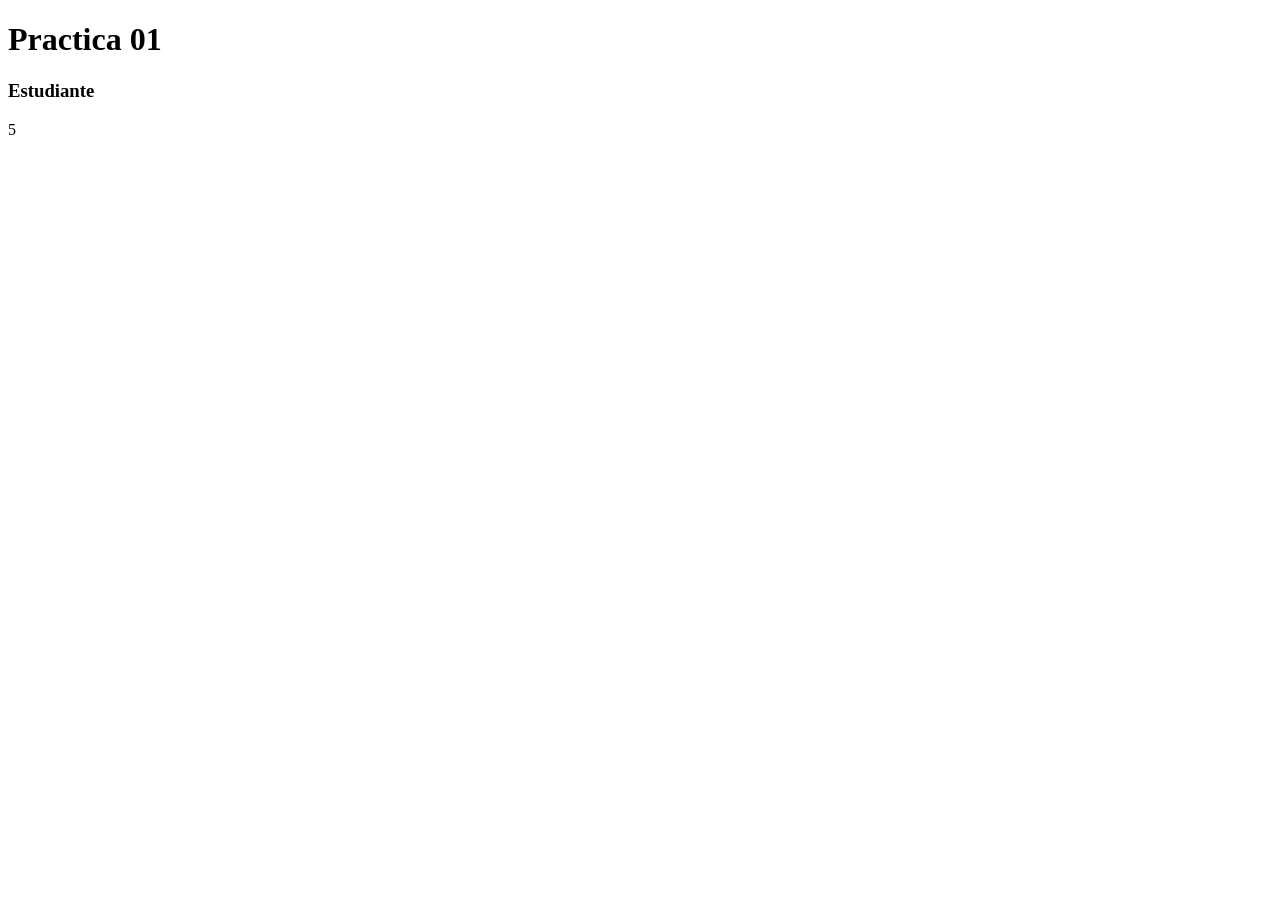
<file: 01_sintaxis/index.html>
<!DOCTYPE html>
<html lang="en">
<head>
    <meta charset="UTF-8">
    <meta name="viewport" content="width=device-width, initial-scale=1.0">
    <title>01-Sintaxis</title>
    <script src="JS/app.js" defer></script>
</head>
<body>
    <h1> Practica 01 </h1>
    <section id="info">
        <div class="card">
            <h3>Estudiante</h3>
            <p id="nombre"></p>
            <p id="apellido"></p>
            <p id="ciclo"></p>
        </div>
    </section>
    
</body>
</html>
</file>
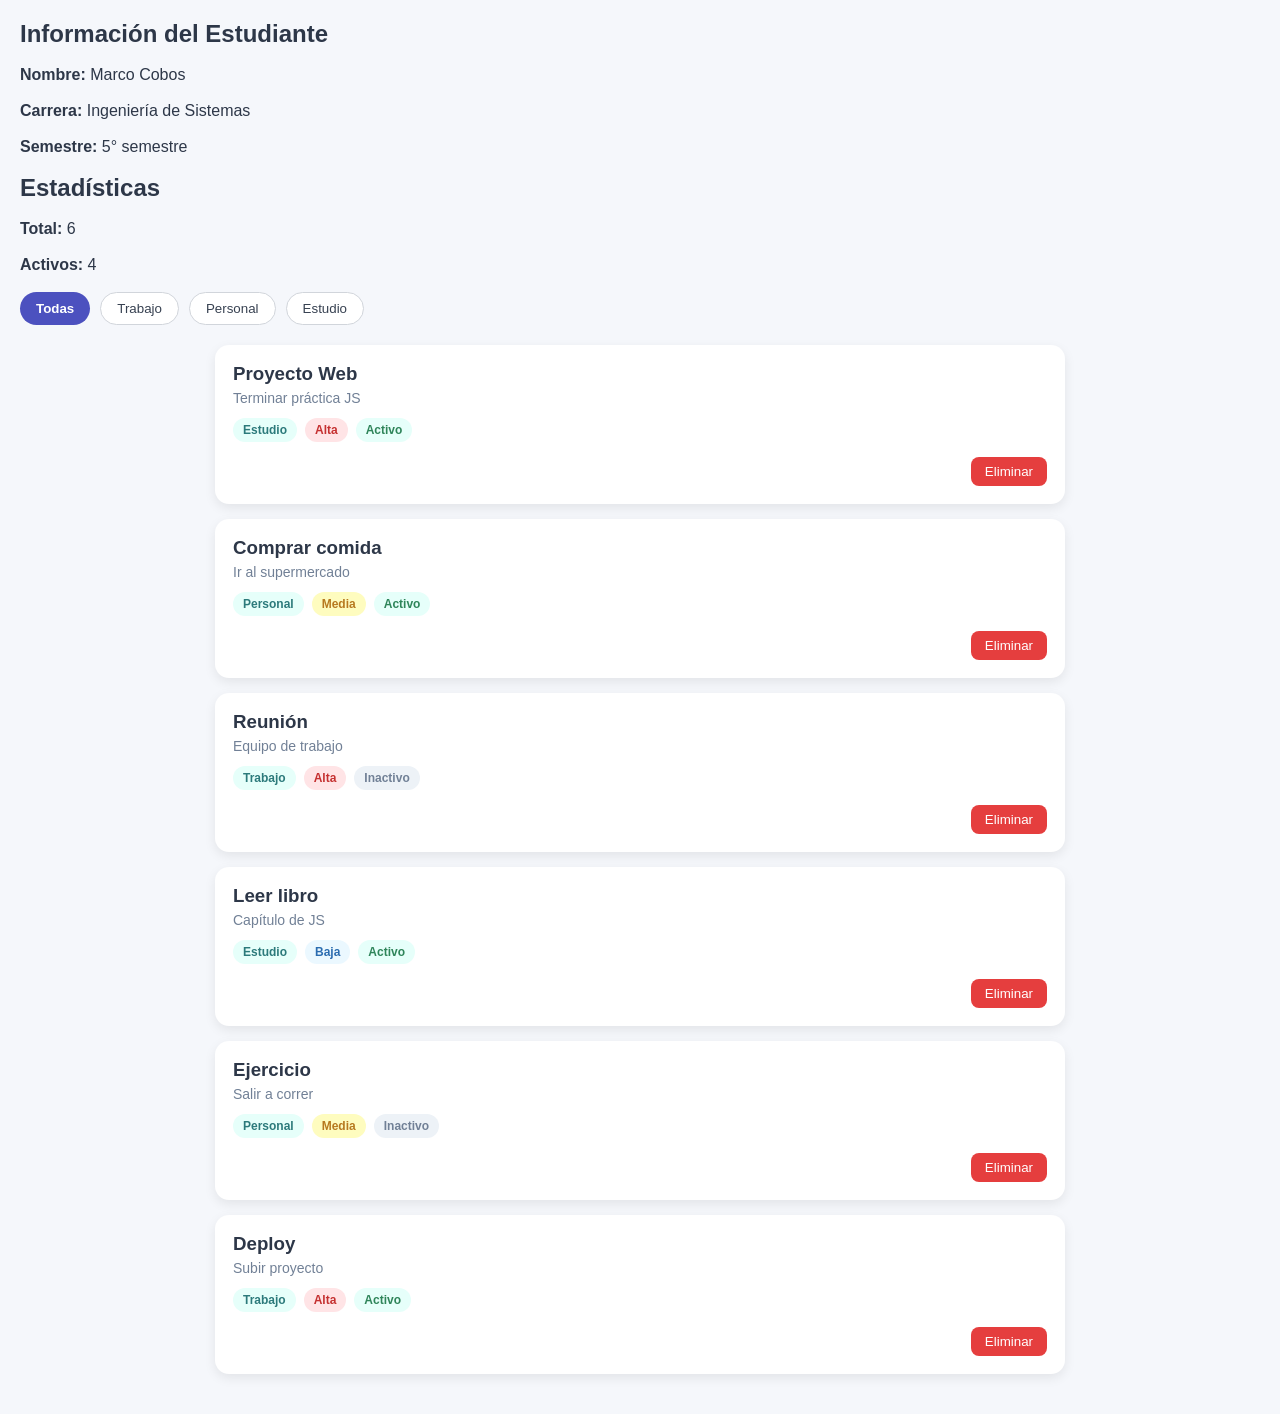
<file: 02_dom_basico/index.html>
<!DOCTYPE html>
<html lang="es">

<head>
  <!-- Configuración básica del documento -->
  <meta charset="UTF-8">
  <meta name="viewport" content="width=device-width, initial-scale=1.0">

  <!-- Título de la página -->
  <title>Practica 2 - DOM</title>

  <!-- Enlace al archivo CSS -->
  <link rel="stylesheet" href="/02_dom_basico/css/styles.css">

  <!-- Enlace al archivo JS (defer = espera a que cargue el HTML) -->
  <script src="/02_dom_basico/js/app.js" defer></script>
</head>

<body>

  <!-- Contenedor principal de toda la app -->
  <div id="app">

    <!-- =========================
         INFORMACIÓN DEL ESTUDIANTE
         ========================= -->
    <div class="info-estudiante">
      <h2>Información del Estudiante</h2>
      <br>
      <!-- Estos span se llenan dinámicamente con JS -->
      <p><strong>Nombre:</strong> <span id="estudiante-nombre"></span></p>
      <br>
      <p><strong>Carrera:</strong> <span id="estudiante-carrera"></span></p>
      <br>
      <p><strong>Semestre:</strong> <span id="estudiante-semestre"></span></p>
      <br>
    </div>

    <!-- =========================
         ESTADÍSTICAS
         ========================= -->
    <div class="estadisticas">
      <h2>Estadísticas</h2>
      <br>
      <!-- También se llenan con JS -->
      <p><strong>Total:</strong> <span id="total-elementos"></span></p>
      <br>
      <p><strong>Activos:</strong> <span id="elementos-activos"></span></p>
      <br>
    </div>

    <!-- =========================
         FILTROS
         ========================= -->
    <div class="filtros">
      <!-- data-categoria se usa en JS para filtrar -->
      <button class="btn-filtro btn-filtro-activo" data-categoria="todas">Todas</button>
      <button class="btn-filtro" data-categoria="Trabajo">Trabajo</button>
      <button class="btn-filtro" data-categoria="Personal">Personal</button>
      <button class="btn-filtro" data-categoria="Estudio">Estudio</button>
    </div>

    <!-- =========================
         CONTENEDOR DE TARJETAS
         ========================= -->
    <div id="contenedor-lista">
      <!-- IMPORTANTE:
           JS las reemplaza dinámicamente con renderizarLista()
      -->
      <!-- Tarjeta-->
      <div class="card">
        <h3>Proyecto Web</h3>
        <p>Terminar práctica JS</p>

        <div class="badges">
          <span class="badge badge-categoria">Estudio</span>
          <span class="badge prioridad-alta">Alta</span>
          <span class="badge estado-activo">Activo</span>
        </div>

        <div class="card-actions">
          <button class="btn-eliminar">Eliminar</button>
        </div>
      </div>

    </div> <!-- cierre contenedor-lista -->

  </div> <!-- cierre app -->

</body>
</html>
</file>
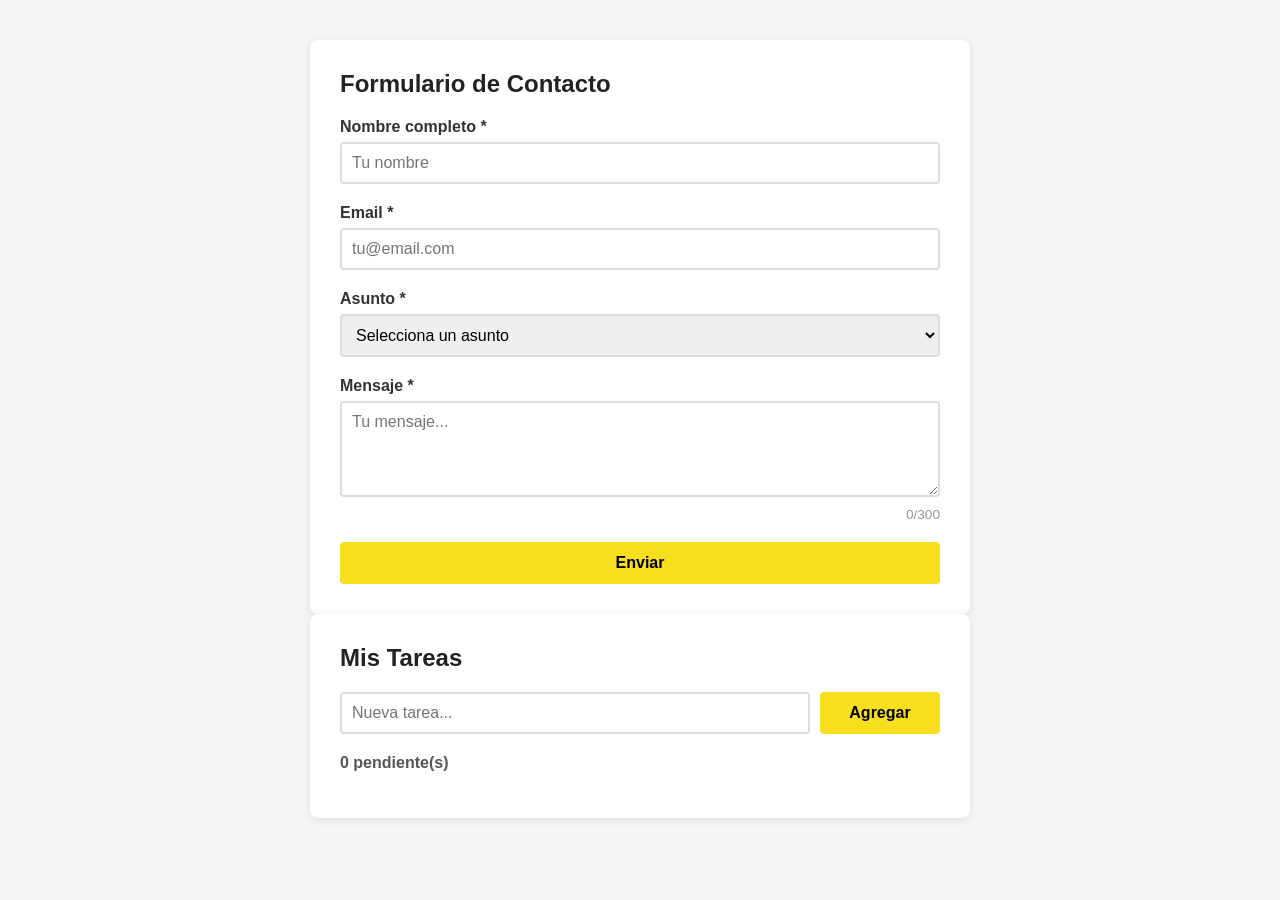
<file: 03_eventos/index.html>
<!doctype html>
<html lang="es">
  <head>
    <!-- Configuración básica del documento -->
    <meta charset="UTF-8" />
    <!-- Hace que el diseño sea responsive en dispositivos móviles -->
    <meta name="viewport" content="width=device-width, initial-scale=1.0" />
    
    <!-- Título que aparece en la pestaña del navegador -->
    <title>Practica-03-Eventos</title>
    
    <!-- Enlace al archivo JavaScript (se carga al final gracias a defer) -->
    <script src="/03_eventos/js/app.js" defer></script>
    
    <!-- Enlace a la hoja de estilos CSS -->
    <link rel="stylesheet" href="/03_eventos/css/styles.css">
  </head>

  <body>
    <!-- CONTENEDOR PRINCIPAL DEL FORMULARIO -->
    <section class="container">
      <h1>Formulario de Contacto</h1>

      <!-- Formulario principal (novalidate desactiva validación automática del navegador) -->
      <form id="formulario" novalidate>

        <!-- Campo: Nombre -->
        <div class="form-group">
          <label for="nombre">Nombre completo *</label>
          <!-- Input de texto -->
          <input type="text" id="nombre" placeholder="Tu nombre" />
          <!-- Mensaje de error -->
          <p class="error-msg" id="error-nombre">
            El nombre es obligatorio y debe tener al menos 3 caracteres
          </p>
        </div>

        <!-- Campo: Email -->
        <div class="form-group">
          <label for="email">Email *</label>
          <!-- Input tipo email -->
          <input type="email" id="email" placeholder="tu@email.com" />
          <!-- Mensaje de error -->
          <p class="error-msg" id="error-email">Ingresa un email válido</p>
        </div>

        <!-- Campo: Asunto -->
        <div class="form-group">
          <label for="asunto">Asunto *</label>
          <!-- Lista desplegable -->
          <select id="asunto">
            <option value="">Selecciona un asunto</option>
            <option value="consulta">Consulta general</option>
            <option value="soporte">Soporte técnico</option>
            <option value="sugerencia">Sugerencia</option>
          </select>
          <!-- Mensaje de error -->
          <p class="error-msg" id="error-asunto">Selecciona un asunto</p>
        </div>

        <!-- Campo: Mensaje -->
        <div class="form-group">
          <label for="mensaje">Mensaje *</label>
          <!-- Área de texto con límite de 300 caracteres -->
          <textarea
            id="mensaje"
            rows="4"
            maxlength="300"
            placeholder="Tu mensaje..."
          ></textarea>

          <!-- Contador de caracteres -->
          <p class="char-count"><span id="chars">0</span>/300</p>

          <!-- Mensaje de error -->
          <p class="error-msg" id="error-mensaje">
            El mensaje debe tener al menos 10 caracteres
          </p>
        </div>

        <!-- Botón para enviar el formulario -->
        <button type="submit">Enviar</button>
      </form>

      <!-- Contenedor para mostrar resultados o mensajes dinámicos -->
      <div id="resultado"></div>
    </section>

    <!-- SECCIÓN DE LISTA DE TAREAS -->
    <section class="container">
      <h2>Mis Tareas</h2>

      <!-- Input para agregar nueva tarea -->
      <div class="input-group">
        <input type="text" id="nueva-tarea" placeholder="Nueva tarea..." />
        
        <!-- Botón para agregar tarea (data-action útil para JS) -->
        <button type="button" id="btn-agregar" data-action="agregar">
          Agregar
        </button>
      </div>

      <!-- Lista donde se renderizan las tareas -->
      <ul id="lista-tareas"></ul>

      <!-- Contador de tareas pendientes -->
      <p id="contador-tareas">0 pendiente(s)</p>
    </section>
  </body>
</html>
</file>
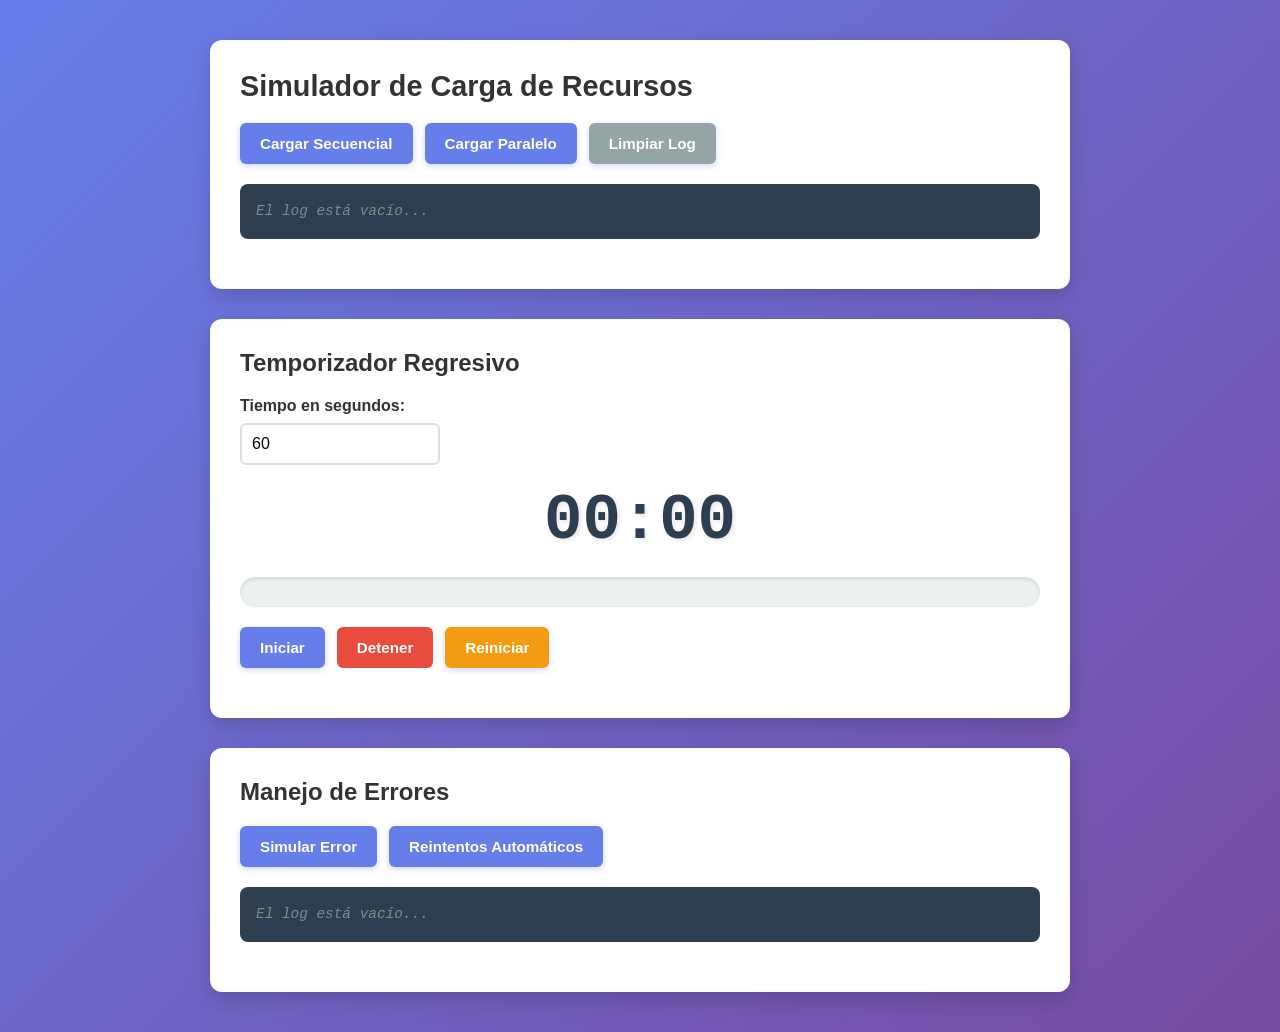
<file: 05_asincronia/index.html>
<!DOCTYPE html>
<html lang="es">
<head>
    <meta charset="UTF-8">
    <!-- Permite caracteres especiales como tildes y ñ -->
    <meta name="viewport" content="width=device-width, initial-scale=1.0">
    <!-- Hace que la página sea responsive -->
    <title>Practica 5 - Asincronia</title>
    <link rel="stylesheet" href="/05_asincronia/css/styless.css">
    <!-- Archivo de estilos -->
</head>

<body>
    <main class="page">
    <!-- =========================
         SECCIÓN 1: SIMULADOR
         (Interacción con JS mediante IDs)
    ========================= -->
    <section class="container">
      <h1>Simulador de Carga de Recursos</h1>
      
      <div class="button-group">
        <!-- IDs conectados directamente con JS (eventos) -->
        <button type="button" id="btn-secuencial">Cargar Secuencial</button>
        <button type="button" id="btn-paralelo">Cargar Paralelo</button>
        <button type="button" id="btn-limpiar">Limpiar Log</button>
      </div>
      <div id="log" class="log"></div>
      <!-- Aquí JS inserta dinámicamente los mensajes/logs -->
      <div id="resultados" class="resultados"></div>
      <!-- Aquí se muestra la comparación de rendimiento -->
    </section>

    <!-- =========================
         SECCIÓN 2: TEMPORIZADOR
         (Manejo de estado + UI dinámica)
    ========================= -->
    <section class="container">
      <h2>Temporizador Regresivo</h2>

      <div class="form-group">
        <label for="input-tiempo">Tiempo en segundos:</label>
        <!-- Input que el JS usa como valor inicial -->
        <input type="number" id="input-tiempo" value="60" min="1" max="600">
      </div>

      <div id="display" class="display">00:00</div>
      <!-- JS actualiza este valor cada segundo -->

      <div class="progress-container">
        <div id="barra-progreso" class="progress-bar"></div>
        <!-- JS modifica el width (%) para simular progreso -->
      </div>

      <div class="button-group">
        <!-- Controles del temporizador -->
        <button type="button" id="btn-iniciar">Iniciar</button>
        <button type="button" id="btn-detener">Detener</button>
        <button type="button" id="btn-reiniciar">Reiniciar</button>
      </div>
    </section>

    <!-- =========================
         SECCIÓN 3: ERRORES
         (Simulación de fallos y reintentos)
    ========================= -->
    <section class="container">
      <h2>Manejo de Errores</h2>

      <div class="button-group">
        <!-- Disparan lógica de errores en JS -->
        <button type="button" id="btn-error">Simular Error</button>
        <button type="button" id="btn-reintentos">Reintentos Automáticos</button>
      </div>

      <div id="log-errores" class="log"></div>
      <!-- Área separada para logs de error -->
    </section>
  </main>

  <!-- JS principal: usa los IDs para manejar toda la lógica -->
  <script defer src="js/app.js"></script>
  <!-- defer asegura que el HTML cargue antes de ejecutar JS -->

</body>
</html>
</file>
<file: 02_dom_basico/css/styles.css>
/* =========================
   RESET GENERAL
   ========================= */
/* Elimina márgenes/paddings por defecto y mejora el control del layout */
* {
  margin: 0;
  padding: 0;
  box-sizing: border-box;
  font-family: 'Inter', sans-serif;
}

/* =========================
   ESTILOS GENERALES
   ========================= */
/* Fondo claro y limpio + texto oscuro para mejor legibilidad */
body {
  background: #f5f7fb;
  color: #2d3748;
  padding: 20px;
}

/* Contenedor principal de tarjetas */
#contenedor-lista {
  max-width: 850px;
  margin: 20px auto; /* centra horizontalmente */
}

/* =========================
   INFORMACIÓN DEL ESTUDIANTE
   ========================= */
.info {
  max-width: 850px;
  margin: auto;
  margin-bottom: 20px;
}

/* Título de sección */
.info h2 {
  margin-bottom: 10px;
  color: #4c51bf;
}

/* Texto secundario */
.info p {
  margin: 4px 0;
  color: #4a5568;
}

/* =========================
   ESTADÍSTICAS
   ========================= */
.stats {
  margin: 15px 0;
  color: #4a5568;
}

/* =========================
   FILTROS
   ========================= */
.filtros {
  display: flex;
  gap: 10px;
  margin-bottom: 20px;
}

/* Botones de filtro */
.btn-filtro {
  padding: 8px 16px;
  border-radius: 20px; /* estilo tipo "pill" */
  border: 1px solid #d1d5db;
  background: #ffffff;
  color: #374151;
  cursor: pointer;
  transition: all 0.25s ease;
}

/* Hover de botones */
.btn-filtro:hover {
  background: #eef2ff;
}

/* Botón activo */
.btn-filtro-activo {
  background: #4c51bf;
  color: #ffffff;
  font-weight: bold;
  border: none;
}

/* =========================
   TARJETAS
   ========================= */
.card {
  background: #ffffff;
  border-radius: 14px;
  padding: 18px;
  margin-bottom: 15px;

  /* Sombra suave */
  box-shadow: 0 4px 12px rgba(0,0,0,0.08);

  /* Animación al interactuar */
  transition: transform 0.2s ease, box-shadow 0.2s ease;
}

/* Efecto hover (levanta la tarjeta) */
.card:hover {
  transform: translateY(-3px);
  box-shadow: 0 8px 18px rgba(0,0,0,0.12);
}

/* =========================
   TEXTO DE TARJETAS
   ========================= */
.card h3 {
  color: #2d3748;
  margin-bottom: 5px;
}

.card p {
  color: #718096;
  font-size: 14px;
}

/* =========================
   BADGES (ETIQUETAS)
   ========================= */
.badges {
  display: flex;
  gap: 8px;
  margin-top: 12px;
  flex-wrap: wrap; /* permite que bajen de línea */
}

/* Estilo base de badges */
.badge {
  padding: 5px 10px;
  border-radius: 999px; /* completamente redondeado */
  font-size: 12px;
  font-weight: 600;
}

/* Categoría */
.badge-categoria {
  background: #e6fffa;
  color: #2c7a7b;
}

/* =========================
   PRIORIDADES
   ========================= */
/* Alta = rojo suave */
.prioridad-alta {
  background: #ffe4e6;
  color: #c53030;
}

/* Media = amarillo suave */
.prioridad-media {
  background: #fefcbf;
  color: #b7791f;
}

/* Baja = azul suave */
.prioridad-baja {
  background: #ebf8ff;
  color: #2b6cb0;
}

/* =========================
   ESTADO
   ========================= */
/* Activo = verde suave */
.estado-activo {
  background: #e6fffa;
  color: #2f855a;
}

/* Inactivo = gris */
.estado-inactivo {
  background: #edf2f7;
  color: #718096;
}

/* =========================
   ACCIONES
   ========================= */
/* Contenedor del botón */
.card-actions {
  margin-top: 15px;
  display: flex;
  justify-content: flex-end; /* alinea a la derecha */
}

/* Botón eliminar */
.btn-eliminar {
  background: #e53e3e;
  border: none;
  color: white;
  padding: 7px 14px;
  border-radius: 8px;
  cursor: pointer;

  /* transición para animación */
  transition: all 0.2s ease;
}

/* Hover botón eliminar */
.btn-eliminar:hover {
  background: #c53030;
  transform: scale(1.05); /* pequeño zoom */
}
</file>
<file: 03_eventos/css/styles.css>
/* Aplica box-sizing a todos los elementos (incluye padding y border en el tamaño total) */
*{
    box-sizing: border-box;
}

/* Estilos generales del body */
body {
    font-family: Arial, sans-serif; /* Fuente */
    max-width: 700px; /* Ancho máximo */
    margin: 40px auto; /* Centrado vertical y horizontal */
    padding: 0 20px; /* Espaciado lateral */
    background: #f5f5f5; /* Color de fondo */
    color: #222; /* Color del texto */
}

/* Contenedor principal con flex en columna */
.page {
    display: flex;
    flex-direction: column;
    gap: 24px; /* Espacio entre elementos */
}

/* Tarjetas o contenedores */
.container {
    background: #ffffff;
    padding: 30px;
    border-radius: 8px; /* Bordes redondeados */
    box-shadow: 0 2px 10px rgba(0, 0, 0, 0.1); /* Sombra */
}

/* Títulos */
h1,
h2 {
    margin-top: 0;
    margin-bottom: 20px;
}

/* Grupo de campos del formulario */
.form-group {
    margin-bottom: 20px;
}

/* Etiquetas */
label {
    display: block; /* Ocupa toda la línea */
    margin-bottom: 6px;
    font-weight: bold;
    color: #333;
}

/* Hereda la fuente en inputs, selects, textarea y botones */
input,
select,
textarea,
button {
    font: inherit;
}

/* Estilos comunes para inputs, selects y textarea */
input,
select,
textarea {
    width: 100%;
    padding: 10px;
    border: 2px solid #ddd;
    border-radius: 4px;
    transition: border-color 0.2s ease, box-shadow 0.2s ease; /* Animación suave */
}

/* Estilo cuando el campo está enfocado */
input:focus,
select:focus,
textarea:focus {
    border-color: #f7df1e;
    outline: none; /* Quita borde por defecto */
    box-shadow: 0 0 0 3px rgba(247, 223, 30, 0.2);
}

/* Clase para errores en inputs */
.error {
    border-color: #e74c3c !important; /* Fuerza color rojo */
}

/* Mensajes de error (ocultos por defecto) */
.error-msg {
    display: none;
    margin-top: 6px;
    margin-bottom: 0;
    color: #e74c3c;
    font-size: 0.85rem;
}

/* Mostrar mensaje de error */
.error-msg.visible {
    display: block;
}

/* Contador de caracteres */
.char-count {
    text-align: right;
    color: #999;
    font-size: 0.85rem;
    margin-top: 6px;
    margin-bottom: 0;
}

/* Botones */
button {
    border: none;
    border-radius: 4px;
    padding: 12px 16px;
    background: #f7df1e;
    cursor: pointer; /* Cursor tipo mano */
    font-weight: bold;
    transition: background 0.2s ease, transform 0.2s ease;
}

/* Efecto hover en botones */
button:hover {
    background: #e6cf1a;
}

/* Efecto al hacer click */
button:active {
    transform: scale(0.98);
}

/* Botón submit ocupa todo el ancho */
form button[type="submit"] {
    width: 100%;
}

/* Contenedor de resultado (oculto por defecto) */
#resultado {
    display: none;
    margin-top: 20px;
    padding: 15px;
    background: #e8f5e9;
    border-radius: 4px;
    border: 1px solid #c8e6c9;
}

/* Mostrar resultado */
#resultado.visible {
    display: block;
}

/* Texto destacado dentro de resultado */
#resultado strong {
    display: block;
    margin-bottom: 10px;
}

/* Párrafos dentro del resultado */
#resultado p {
    margin: 6px 0;
}

/* Grupo de input + botón (tareas) */
.input-group {
    display: flex;
    gap: 10px;
    margin-bottom: 20px;
}

/* Input ocupa todo el espacio disponible */
.input-group input {
    flex: 1;
}

/* Botón agregar */
#btn-agregar {
    min-width: 120px;
}

/* Lista de tareas */
#lista-tareas {
    list-style: none; /* Quita viñetas */
    padding: 0;
    margin: 0;
}

/* Item de tarea */
.tarea-item {
    display: flex;
    align-items: center;
    justify-content: space-between;
    gap: 10px;
    padding: 12px;
    border: 1px solid #ddd;
    border-radius: 6px;
    background: #fafafa;
    margin-bottom: 10px;
}

/* Texto de la tarea */
.tarea-texto {
    flex: 1;
    cursor: pointer;
}

/* Tarea completada */
.tarea-item.completada .tarea-texto {
    text-decoration: line-through;
    color: #777;
}

/* Botón eliminar */
.btn-eliminar {
    background: #e74c3c;
    color: #fff;
    padding: 8px 12px;
}

/* Hover botón eliminar */
.btn-eliminar:hover {
    background: #cf3f31;
}

/* Estado cuando no hay tareas */
.estado-vacio {
    padding: 14px;
    border: 1px dashed #bbb;
    border-radius: 6px;
    text-align: center;
    color: #666;
    background: #fcfcfc;
}

/* Contador de tareas */
#contador-tareas {
    margin-top: 12px;
    color: #555;
    font-weight: bold;
}

/* Responsive (pantallas pequeñas) */
@media (max-width: 600px) {

    body {
        margin: 20px auto;
        padding: 0 12px;
    }

    .container {
        padding: 20px;
    }

    /* Cambia a columna */
    .input-group {
        flex-direction: column;
    }

    #btn-agregar {
        width: 100%;
    }

    /* Tareas en columna */
    .tarea-item {
        flex-direction: column;
        align-items: stretch;
    }

    /* Botón ocupa todo el ancho */
    .btn-eliminar {
        width: 100%;
    }
}
</file>
<file: 05_asincronia/css/styless.css>
* {
    box-sizing: border-box;
}

body {
    font-family: 'Segoe UI', Tahoma, Geneva, Verdana, sans-serif;
    max-width: 900px;
    margin: 40px auto;
    padding: 0 20px;
    background: linear-gradient(135deg, #667eea 0%, #764ba2 100%);
    color: #222;
    min-height: 100vh;
}

.page {
    display: flex;
    flex-direction: column;
    gap: 30px;
}

.container {
    background: #ffffff;
    padding: 30px;
    border-radius: 12px;
    box-shadow: 0 8px 20px rgba(0, 0, 0, 0.15);
}

h1,
h2 {
    margin-top: 0;
    margin-bottom: 20px;
    color: #333;
}

h1 {
    font-size: 1.8rem;
}

h2 {
    font-size: 1.5rem;
}

/* Botones */
.button-group {
    display: flex;
    gap: 12px;
    margin-bottom: 20px;
    flex-wrap: wrap;
}

button {
    border: none;
    border-radius: 6px;
    padding: 12px 20px;
    background: #667eea;
    color: white;
    cursor: pointer;
    font-weight: 600;
    font-size: 0.95rem;
    transition: all 0.3s ease;
    box-shadow: 0 2px 6px rgba(102, 126, 234, 0.3);
}

button:hover {
    background: #5568d3;
    transform: translateY(-2px);
    box-shadow: 0 4px 12px rgba(102, 126, 234, 0.4);
}

button:active {
    transform: translateY(0);
}

button:disabled {
    background: #ccc;
    cursor: not-allowed;
    transform: none;
    box-shadow: none;
}

#btn-limpiar {
    background: #95a5a6;
}

#btn-limpiar:hover {
    background: #7f8c8d;
}

#btn-detener {
    background: #e74c3c;
}

#btn-detener:hover {
    background: #c0392b;
}

#btn-reiniciar {
    background: #f39c12;
}

#btn-reiniciar:hover {
    background: #d68910;
}

/* Log */
.log {
    background: #2c3e50;
    color: #ecf0f1;
    padding: 16px;
    border-radius: 8px;
    font-family: 'Courier New', monospace;
    font-size: 0.9rem;
    max-height: 300px;
    overflow-y: auto;
    margin-bottom: 20px;
    line-height: 1.6;
}

.log:empty::before {
    content: 'El log está vacío...';
    color: #7f8c8d;
    font-style: italic;
}

.log-item {
    padding: 6px 0;
    border-bottom: 1px solid rgba(255, 255, 255, 0.1);
}

.log-item:last-child {
    border-bottom: none;
}

.log-info {
    color: #3498db;
}

.log-success {
    color: #2ecc71;
}

.log-error {
    color: #e74c3c;
}

.log-warning {
    color: #f39c12;
}

/* Resultados */
.resultados {
    display: none;
    background: #ecf0f1;
    padding: 16px;
    border-radius: 8px;
    border-left: 4px solid #667eea;
}

.resultados.visible {
    display: block;
}

.resultados h3 {
    margin-top: 0;
    margin-bottom: 12px;
    color: #2c3e50;
}

.resultados p {
    margin: 8px 0;
    color: #34495e;
    font-weight: 500;
}

/* Formulario */
.form-group {
    margin-bottom: 20px;
}

label {
    display: block;
    margin-bottom: 8px;
    font-weight: 600;
    color: #333;
}

input[type="number"] {
    width: 100%;
    max-width: 200px;
    padding: 10px;
    border: 2px solid #ddd;
    border-radius: 6px;
    font-size: 1rem;
    transition: border-color 0.3s ease;
}

input[type="number"]:focus {
    border-color: #667eea;
    outline: none;
    box-shadow: 0 0 0 3px rgba(102, 126, 234, 0.1);
}

/* Display del temporizador */
.display {
    font-size: 4rem;
    font-weight: 700;
    text-align: center;
    color: #2c3e50;
    margin: 20px 0;
    font-family: 'Courier New', monospace;
    text-shadow: 2px 2px 4px rgba(0, 0, 0, 0.1);
}

.display.alerta {
    color: #e74c3c;
    animation: pulso 0.5s ease-in-out infinite;
}

@keyframes pulso {

    0%,
    100% {
        transform: scale(1);
    }

    50% {
        transform: scale(1.05);
    }
}

/* Barra de progreso */
.progress-container {
    width: 100%;
    height: 30px;
    background: #ecf0f1;
    border-radius: 15px;
    overflow: hidden;
    margin-bottom: 20px;
    box-shadow: inset 0 2px 4px rgba(0, 0, 0, 0.1);
}

.progress-bar {
    height: 100%;
    width: 0%;
    background: linear-gradient(90deg, #667eea 0%, #764ba2 100%);
    transition: width 0.3s ease, background 0.3s ease;
    border-radius: 15px;
    box-shadow: 0 2px 6px rgba(102, 126, 234, 0.4);
}

.progress-bar.alerta {
    background: linear-gradient(90deg, #e74c3c 0%, #c0392b 100%);
}

/* Scrollbar personalizada para el log */
.log::-webkit-scrollbar {
    width: 8px;
}

.log::-webkit-scrollbar-track {
    background: #34495e;
    border-radius: 4px;
}

.log::-webkit-scrollbar-thumb {
    background: #667eea;
    border-radius: 4px;
}

.log::-webkit-scrollbar-thumb:hover {
    background: #5568d3;
}

/* Responsive */
@media (max-width: 600px) {
    body {
        margin: 20px auto;
    }

    .container {
        padding: 20px;
    }

    h1 {
        font-size: 1.5rem;
    }

    h2 {
        font-size: 1.3rem;
    }

    .display {
        font-size: 3rem;
    }

    button {
        padding: 10px 16px;
        font-size: 0.9rem;
    }

    .button-group {
        gap: 8px;
    }
}
</file>
